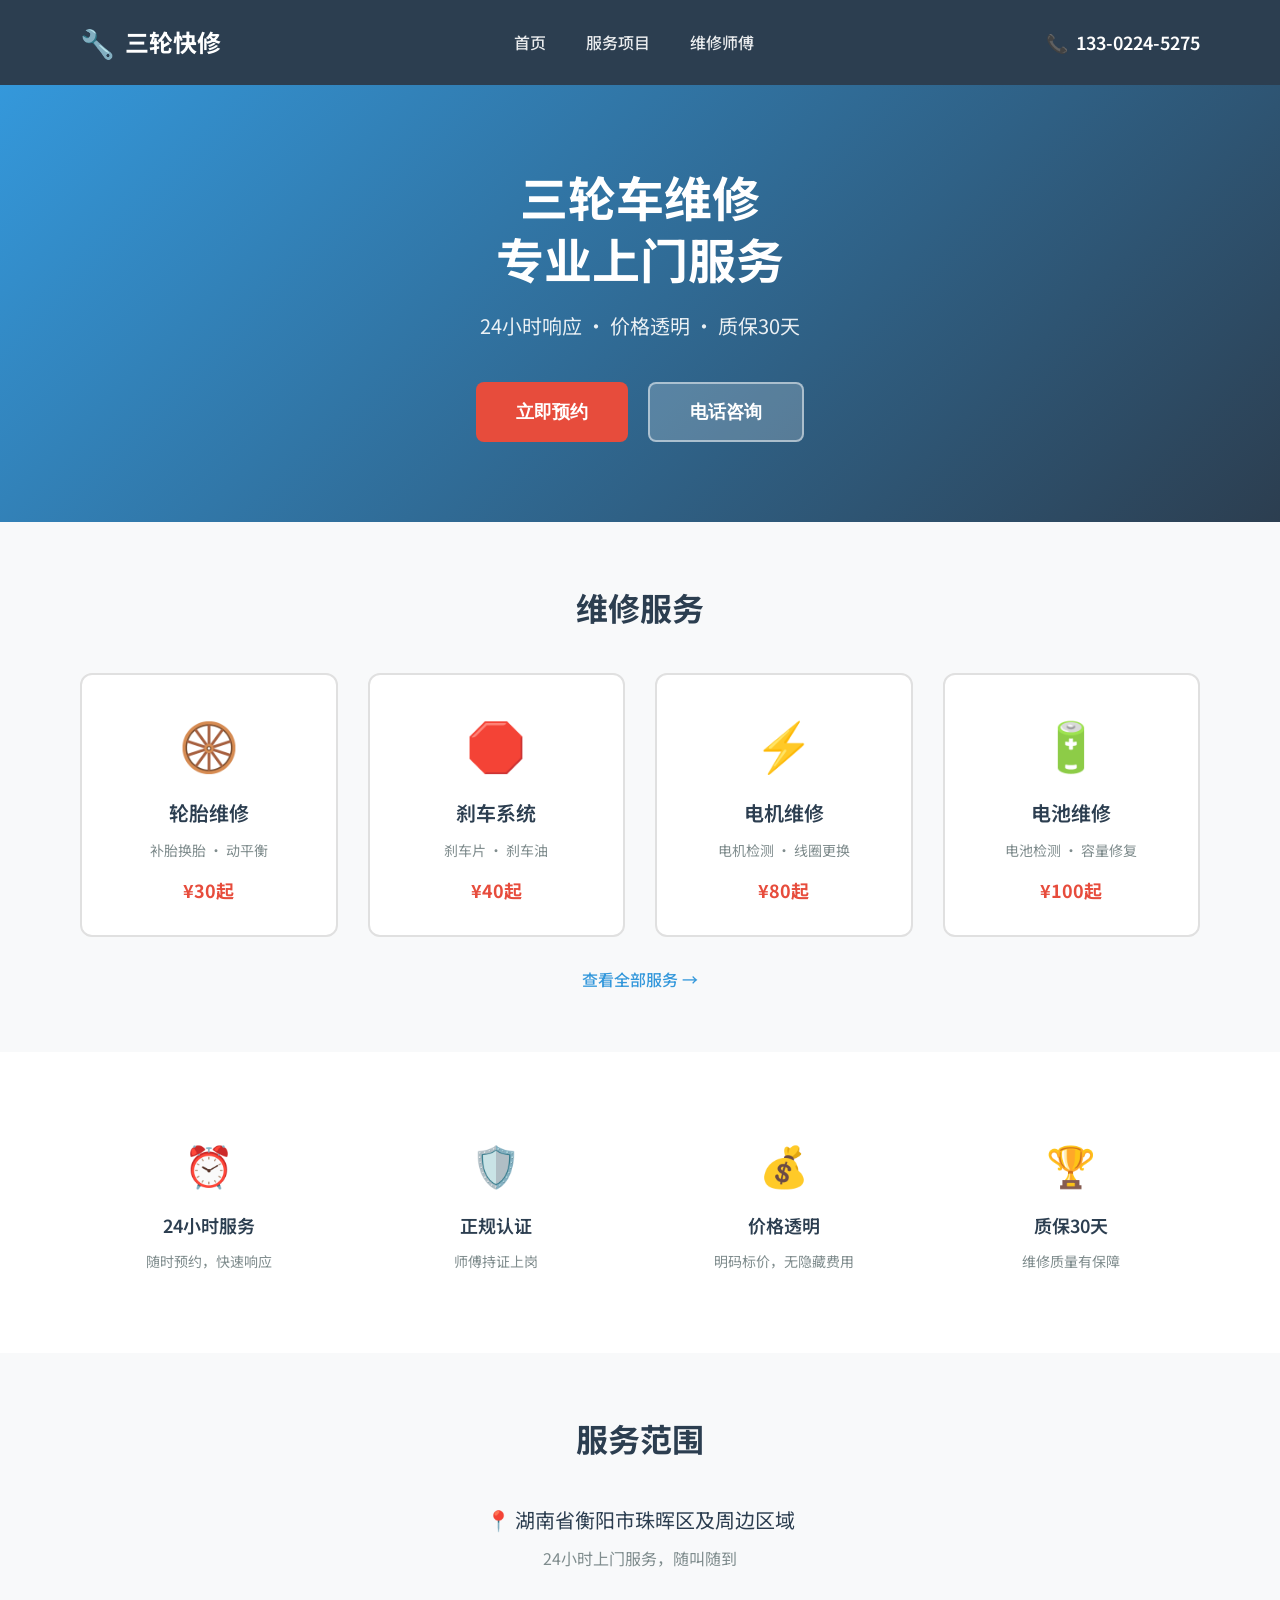
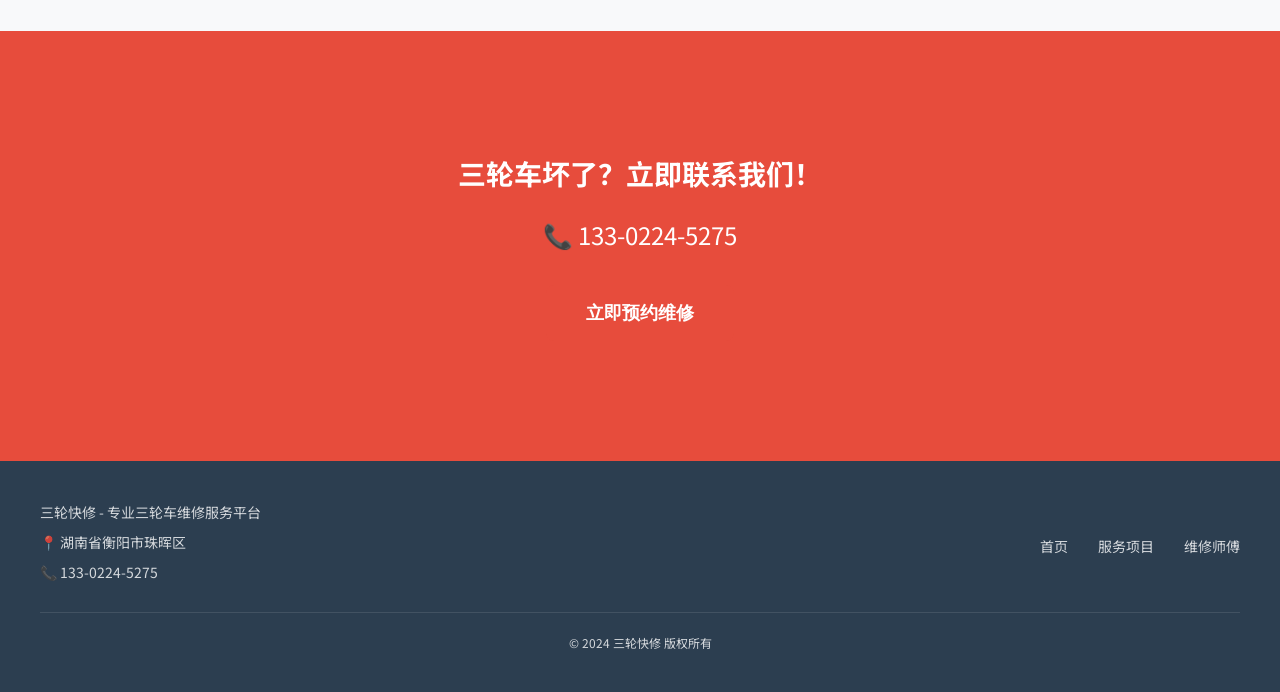
<file: index.html>
<!DOCTYPE html>
<html lang="zh-CN">
<head>
    <meta charset="UTF-8">
    <meta name="viewport" content="width=device-width, initial-scale=1.0">
    <title>三轮快修 - 专业三轮车维修服务平台</title>
    <link rel="stylesheet" href="style.css">
    <link href="https://fonts.googleapis.com/css2?family=Noto+Sans+SC:wght@400;500;700&display=swap" rel="stylesheet">
</head>
<body>
    <header class="header">
        <div class="header-content">
            <div class="logo">
                <span class="logo-icon">🔧</span>
                <span class="logo-text">三轮快修</span>
            </div>
            <nav class="nav">
                <a href="index.html">首页</a>
                <a href="services.html">服务项目</a>
                <a href="technicians.html">维修师傅</a>
            </nav>
            <div class="header-phone">
                <span>📞</span>
                <span>133-0224-5275</span>
            </div>
        </div>
    </header>

    <section class="hero-simple">
        <div class="hero-content-simple">
            <h1>三轮车维修<br>专业上门服务</h1>
            <p class="hero-desc">24小时响应 · 价格透明 · 质保30天</p>
            <div class="hero-buttons-simple">
                <button class="btn-primary-large" onclick="showBooking()">立即预约</button>
                <button class="btn-phone-large" onclick="showPhone()">电话咨询</button>
            </div>
        </div>
    </section>

    <section class="services-simple">
        <div class="section-container">
            <h2 class="section-title">维修服务</h2>
            <div class="services-grid-simple">
                <div class="service-item" onclick="bookService('轮胎维修')">
                    <span class="service-icon-large">🛞</span>
                    <h3>轮胎维修</h3>
                    <p>补胎换胎 · 动平衡</p>
                    <span class="service-price-simple">¥30起</span>
                </div>
                <div class="service-item" onclick="bookService('刹车系统')">
                    <span class="service-icon-large">🛑</span>
                    <h3>刹车系统</h3>
                    <p>刹车片 · 刹车油</p>
                    <span class="service-price-simple">¥40起</span>
                </div>
                <div class="service-item" onclick="bookService('电机维修')">
                    <span class="service-icon-large">⚡</span>
                    <h3>电机维修</h3>
                    <p>电机检测 · 线圈更换</p>
                    <span class="service-price-simple">¥80起</span>
                </div>
                <div class="service-item" onclick="bookService('电池维修')">
                    <span class="service-icon-large">🔋</span>
                    <h3>电池维修</h3>
                    <p>电池检测 · 容量修复</p>
                    <span class="service-price-simple">¥100起</span>
                </div>
            </div>
            <a href="services.html" class="view-more">查看全部服务 →</a>
        </div>
    </section>

    <section class="features-simple">
        <div class="section-container">
            <div class="features-grid">
                <div class="feature-box">
                    <span class="feature-icon-large">⏰</span>
                    <h3>24小时服务</h3>
                    <p>随时预约，快速响应</p>
                </div>
                <div class="feature-box">
                    <span class="feature-icon-large">🛡️</span>
                    <h3>正规认证</h3>
                    <p>师傅持证上岗</p>
                </div>
                <div class="feature-box">
                    <span class="feature-icon-large">💰</span>
                    <h3>价格透明</h3>
                    <p>明码标价，无隐藏费用</p>
                </div>
                <div class="feature-box">
                    <span class="feature-icon-large">🏆</span>
                    <h3>质保30天</h3>
                    <p>维修质量有保障</p>
                </div>
            </div>
        </div>
    </section>

    <section class="location-simple">
        <div class="section-container">
            <h2 class="section-title">服务范围</h2>
            <p class="location-desc">📍 湖南省衡阳市珠晖区及周边区域</p>
            <p class="location-note">24小时上门服务，随叫随到</p>
        </div>
    </section>

    <section class="cta-simple">
        <div class="section-container">
            <h2>三轮车坏了？立即联系我们！</h2>
            <p class="cta-phone">📞 133-0224-5275</p>
            <button class="btn-primary-large" onclick="showBooking()">立即预约维修</button>
        </div>
    </section>

    <footer class="footer-simple">
        <div class="footer-content-simple">
            <div class="footer-info">
                <p>三轮快修 - 专业三轮车维修服务平台</p>
                <p>📍 湖南省衡阳市珠晖区</p>
                <p>📞 133-0224-5275</p>
            </div>
            <div class="footer-links">
                <a href="index.html">首页</a>
                <a href="services.html">服务项目</a>
                <a href="technicians.html">维修师傅</a>
            </div>
        </div>
        <div class="footer-bottom-simple">
            <p>© 2024 三轮快修 版权所有</p>
        </div>
    </footer>

    <div class="modal" id="bookingModal">
        <div class="modal-content-simple">
            <span class="modal-close" onclick="closeModal('bookingModal')">×</span>
            <h2>预约维修</h2>
            <form id="bookingForm" onsubmit="submitBooking(event)">
                <div class="form-row">
                    <label>姓名 *</label>
                    <input type="text" name="name" required placeholder="请输入姓名">
                </div>
                <div class="form-row">
                    <label>电话 *</label>
                    <input type="tel" name="phone" required placeholder="请输入手机号">
                </div>
                <div class="form-row">
                    <label>地址 *</label>
                    <input type="text" name="address" required placeholder="请输入详细地址">
                </div>
                <div class="form-row">
                    <label>维修项目 *</label>
                    <select name="service" id="serviceSelect" required>
                        <option value="">请选择</option>
                        <option value="轮胎维修">轮胎维修</option>
                        <option value="刹车系统">刹车系统</option>
                        <option value="电机维修">电机维修</option>
                        <option value="电池维修">电池维修</option>
                        <option value="其他">其他故障</option>
                    </select>
                </div>
                <div class="form-row">
                    <label>故障描述</label>
                    <textarea name="description" rows="2" placeholder="请描述故障"></textarea>
                </div>
                <button type="submit" class="btn-submit">提交预约</button>
            </form>
        </div>
    </div>

    <div class="modal" id="phoneModal">
        <div class="modal-content-simple">
            <span class="modal-close" onclick="closeModal('phoneModal')">×</span>
            <h2>联系电话</h2>
            <div class="phone-display">133-0224-5275</div>
            <p class="phone-note">24小时服务热线</p>
            <button class="btn-call" onclick="window.location.href='tel:13302245275'">立即拨打</button>
        </div>
    </div>

    <div class="modal" id="successModal">
        <div class="modal-content-simple">
            <span class="modal-close" onclick="closeModal('successModal')">×</span>
            <div class="success-icon-simple">✓</div>
            <h2>预约成功！</h2>
            <p>师傅将尽快联系您</p>
            <button class="btn-close" onclick="closeModal('successModal')">确定</button>
        </div>
    </div>

    <script src="script.js"></script>
</body>
</html>
</file>
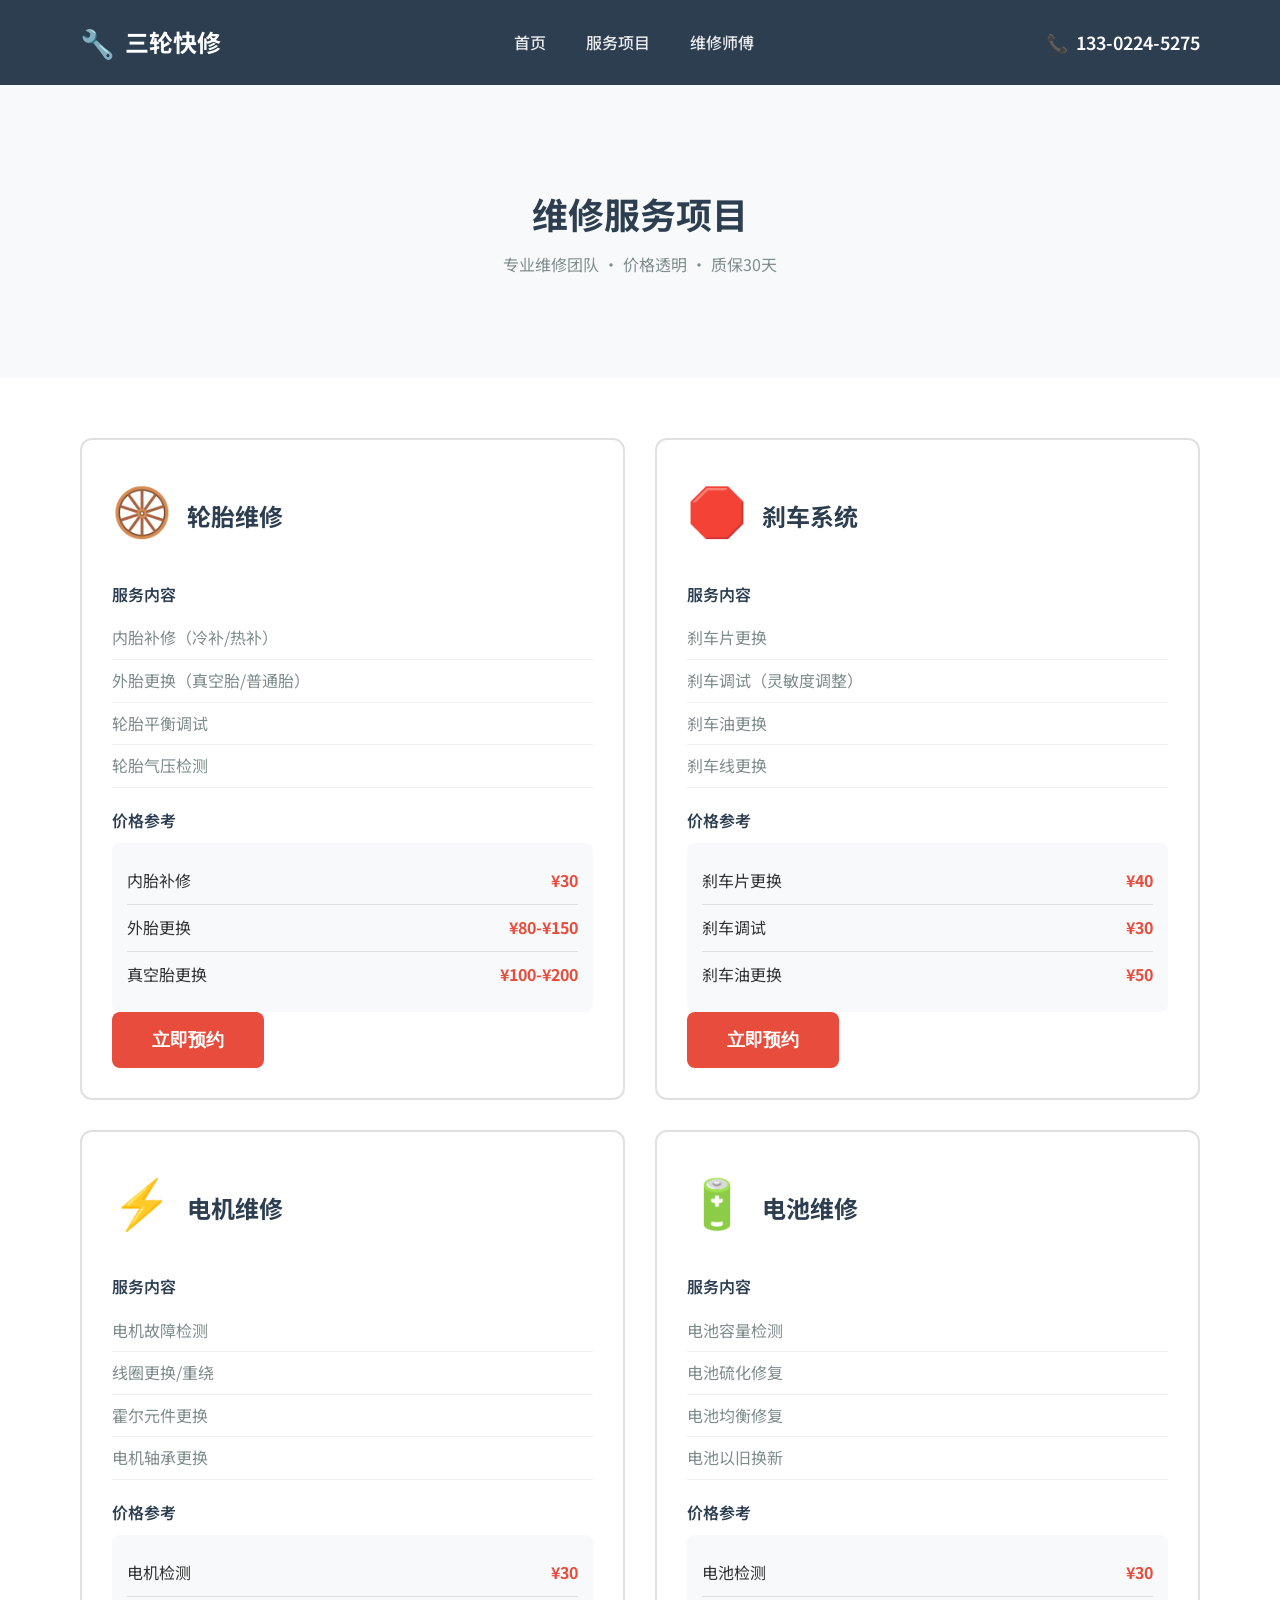
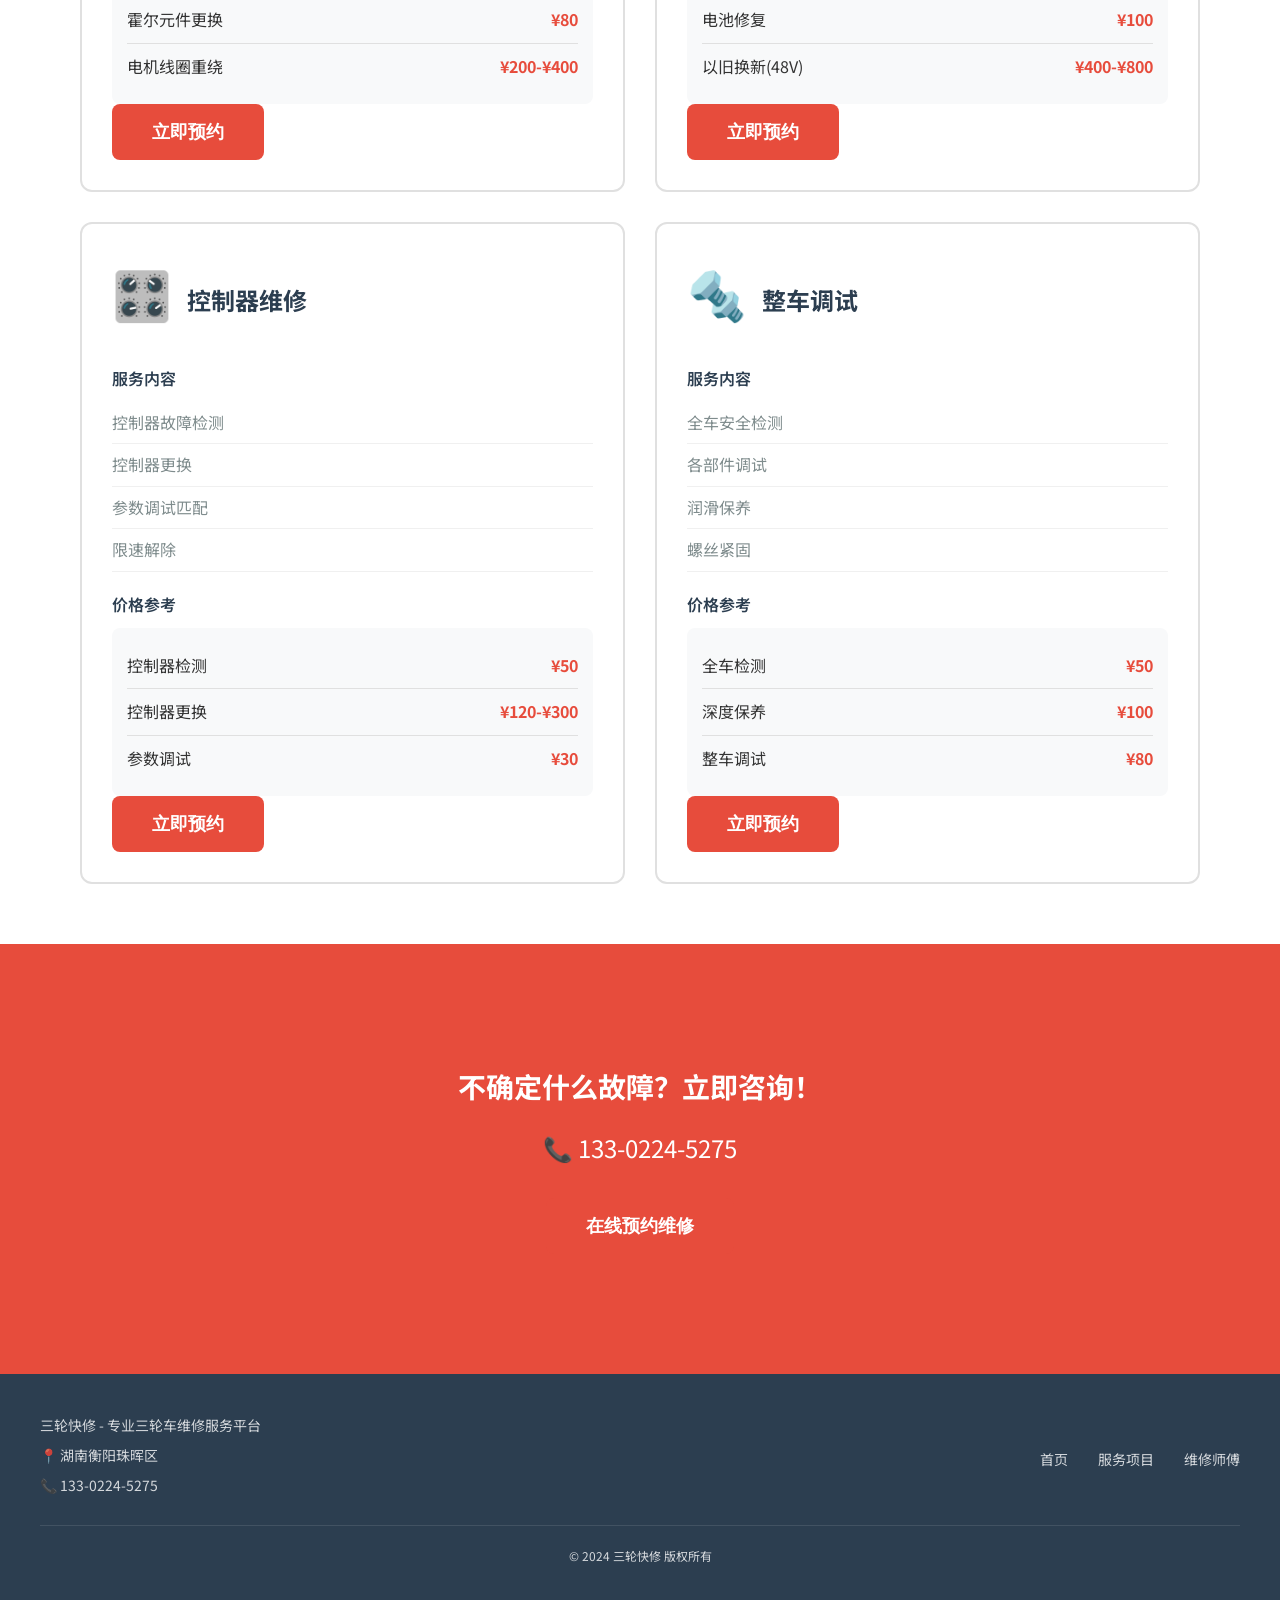
<file: services.html>
<!DOCTYPE html>
<html lang="zh-CN">
<head>
    <meta charset="UTF-8">
    <meta name="viewport" content="width=device-width, initial-scale=1.0">
    <title>维修服务 - 三轮快修</title>
    <link rel="stylesheet" href="style.css">
    <link href="https://fonts.googleapis.com/css2?family=Noto+Sans+SC:wght@400;500;700&display=swap" rel="stylesheet">
</head>
<body>
    <header class="header">
        <div class="header-content">
            <div class="logo">
                <span class="logo-icon">🔧</span>
                <span class="logo-text">三轮快修</span>
            </div>
            <nav class="nav">
                <a href="index.html">首页</a>
                <a href="services.html">服务项目</a>
                <a href="technicians.html">维修师傅</a>
            </nav>
            <div class="header-phone">
                <span>📞</span>
                <span>133-0224-5275</span>
            </div>
        </div>
    </header>

    <section class="page-hero">
        <div class="section-container">
            <h1 class="page-title">维修服务项目</h1>
            <p class="page-desc">专业维修团队 · 价格透明 · 质保30天</p>
        </div>
    </section>

    <section class="services-detail">
        <div class="section-container">
            <div class="service-detail-grid">
                <div class="service-detail-card">
                    <div class="service-detail-header">
                        <span class="service-icon-large">🛞</span>
                        <h2>轮胎维修</h2>
                    </div>
                    <div class="service-detail-body">
                        <h3>服务内容</h3>
                        <ul>
                            <li>内胎补修（冷补/热补）</li>
                            <li>外胎更换（真空胎/普通胎）</li>
                            <li>轮胎平衡调试</li>
                            <li>轮胎气压检测</li>
                        </ul>
                        <h3>价格参考</h3>
                        <div class="price-table">
                            <div class="price-row">
                                <span>内胎补修</span>
                                <span class="price">¥30</span>
                            </div>
                            <div class="price-row">
                                <span>外胎更换</span>
                                <span class="price">¥80-¥150</span>
                            </div>
                            <div class="price-row">
                                <span>真空胎更换</span>
                                <span class="price">¥100-¥200</span>
                            </div>
                        </div>
                    </div>
                    <button class="btn-primary-large" onclick="bookService('轮胎维修')">立即预约</button>
                </div>

                <div class="service-detail-card">
                    <div class="service-detail-header">
                        <span class="service-icon-large">🛑</span>
                        <h2>刹车系统</h2>
                    </div>
                    <div class="service-detail-body">
                        <h3>服务内容</h3>
                        <ul>
                            <li>刹车片更换</li>
                            <li>刹车调试（灵敏度调整）</li>
                            <li>刹车油更换</li>
                            <li>刹车线更换</li>
                        </ul>
                        <h3>价格参考</h3>
                        <div class="price-table">
                            <div class="price-row">
                                <span>刹车片更换</span>
                                <span class="price">¥40</span>
                            </div>
                            <div class="price-row">
                                <span>刹车调试</span>
                                <span class="price">¥30</span>
                            </div>
                            <div class="price-row">
                                <span>刹车油更换</span>
                                <span class="price">¥50</span>
                            </div>
                        </div>
                    </div>
                    <button class="btn-primary-large" onclick="bookService('刹车系统')">立即预约</button>
                </div>

                <div class="service-detail-card">
                    <div class="service-detail-header">
                        <span class="service-icon-large">⚡</span>
                        <h2>电机维修</h2>
                    </div>
                    <div class="service-detail-body">
                        <h3>服务内容</h3>
                        <ul>
                            <li>电机故障检测</li>
                            <li>线圈更换/重绕</li>
                            <li>霍尔元件更换</li>
                            <li>电机轴承更换</li>
                        </ul>
                        <h3>价格参考</h3>
                        <div class="price-table">
                            <div class="price-row">
                                <span>电机检测</span>
                                <span class="price">¥30</span>
                            </div>
                            <div class="price-row">
                                <span>霍尔元件更换</span>
                                <span class="price">¥80</span>
                            </div>
                            <div class="price-row">
                                <span>电机线圈重绕</span>
                                <span class="price">¥200-¥400</span>
                            </div>
                        </div>
                    </div>
                    <button class="btn-primary-large" onclick="bookService('电机维修')">立即预约</button>
                </div>

                <div class="service-detail-card">
                    <div class="service-detail-header">
                        <span class="service-icon-large">🔋</span>
                        <h2>电池维修</h2>
                    </div>
                    <div class="service-detail-body">
                        <h3>服务内容</h3>
                        <ul>
                            <li>电池容量检测</li>
                            <li>电池硫化修复</li>
                            <li>电池均衡修复</li>
                            <li>电池以旧换新</li>
                        </ul>
                        <h3>价格参考</h3>
                        <div class="price-table">
                            <div class="price-row">
                                <span>电池检测</span>
                                <span class="price">¥30</span>
                            </div>
                            <div class="price-row">
                                <span>电池修复</span>
                                <span class="price">¥100</span>
                            </div>
                            <div class="price-row">
                                <span>以旧换新(48V)</span>
                                <span class="price">¥400-¥800</span>
                            </div>
                        </div>
                    </div>
                    <button class="btn-primary-large" onclick="bookService('电池维修')">立即预约</button>
                </div>

                <div class="service-detail-card">
                    <div class="service-detail-header">
                        <span class="service-icon-large">🎛️</span>
                        <h2>控制器维修</h2>
                    </div>
                    <div class="service-detail-body">
                        <h3>服务内容</h3>
                        <ul>
                            <li>控制器故障检测</li>
                            <li>控制器更换</li>
                            <li>参数调试匹配</li>
                            <li>限速解除</li>
                        </ul>
                        <h3>价格参考</h3>
                        <div class="price-table">
                            <div class="price-row">
                                <span>控制器检测</span>
                                <span class="price">¥50</span>
                            </div>
                            <div class="price-row">
                                <span>控制器更换</span>
                                <span class="price">¥120-¥300</span>
                            </div>
                            <div class="price-row">
                                <span>参数调试</span>
                                <span class="price">¥30</span>
                            </div>
                        </div>
                    </div>
                    <button class="btn-primary-large" onclick="bookService('控制器维修')">立即预约</button>
                </div>

                <div class="service-detail-card">
                    <div class="service-detail-header">
                        <span class="service-icon-large">🔩</span>
                        <h2>整车调试</h2>
                    </div>
                    <div class="service-detail-body">
                        <h3>服务内容</h3>
                        <ul>
                            <li>全车安全检测</li>
                            <li>各部件调试</li>
                            <li>润滑保养</li>
                            <li>螺丝紧固</li>
                        </ul>
                        <h3>价格参考</h3>
                        <div class="price-table">
                            <div class="price-row">
                                <span>全车检测</span>
                                <span class="price">¥50</span>
                            </div>
                            <div class="price-row">
                                <span>深度保养</span>
                                <span class="price">¥100</span>
                            </div>
                            <div class="price-row">
                                <span>整车调试</span>
                                <span class="price">¥80</span>
                            </div>
                        </div>
                    </div>
                    <button class="btn-primary-large" onclick="bookService('整车调试')">立即预约</button>
                </div>
            </div>
        </div>
    </section>

    <section class="cta-simple">
        <div class="section-container">
            <h2>不确定什么故障？立即咨询！</h2>
            <p class="cta-phone">📞 133-0224-5275</p>
            <button class="btn-primary-large" onclick="showBooking()">在线预约维修</button>
        </div>
    </section>

    <footer class="footer-simple">
        <div class="footer-content-simple">
            <div class="footer-info">
                <p>三轮快修 - 专业三轮车维修服务平台</p>
                <p>📍 湖南衡阳珠晖区</p>
                <p>📞 133-0224-5275</p>
            </div>
            <div class="footer-links">
                <a href="index.html">首页</a>
                <a href="services.html">服务项目</a>
                <a href="technicians.html">维修师傅</a>
            </div>
        </div>
        <div class="footer-bottom-simple">
            <p>© 2024 三轮快修 版权所有</p>
        </div>
    </footer>

    <div class="modal" id="bookingModal">
        <div class="modal-content-simple">
            <span class="modal-close" onclick="closeModal('bookingModal')">×</span>
            <h2>预约维修</h2>
            <form id="bookingForm" onsubmit="submitBooking(event)">
                <div class="form-row">
                    <label>姓名 *</label>
                    <input type="text" name="name" required placeholder="请输入姓名">
                </div>
                <div class="form-row">
                    <label>电话 *</label>
                    <input type="tel" name="phone" required placeholder="请输入手机号">
                </div>
                <div class="form-row">
                    <label>地址 *</label>
                    <input type="text" name="address" required placeholder="请输入详细地址">
                </div>
                <div class="form-row">
                    <label>维修项目 *</label>
                    <select name="service" id="serviceSelect" required>
                        <option value="">请选择</option>
                        <option value="轮胎维修">轮胎维修</option>
                        <option value="刹车系统">刹车系统</option>
                        <option value="电机维修">电机维修</option>
                        <option value="电池维修">电池维修</option>
                        <option value="控制器维修">控制器维修</option>
                        <option value="整车调试">整车调试</option>
                        <option value="其他">其他故障</option>
                    </select>
                </div>
                <div class="form-row">
                    <label>故障描述</label>
                    <textarea name="description" rows="2" placeholder="请描述故障"></textarea>
                </div>
                <button type="submit" class="btn-submit">提交预约</button>
            </form>
        </div>
    </div>

    <div class="modal" id="phoneModal">
        <div class="modal-content-simple">
            <span class="modal-close" onclick="closeModal('phoneModal')">×</span>
            <h2>联系电话</h2>
            <div class="phone-display">133-0224-5275</div>
            <p class="phone-note">24小时服务热线</p>
            <button class="btn-call" onclick="window.location.href='tel:13302245275'">立即拨打</button>
        </div>
    </div>

    <div class="modal" id="successModal">
        <div class="modal-content-simple">
            <span class="modal-close" onclick="closeModal('successModal')">×</span>
            <div class="success-icon-simple">✓</div>
            <h2>预约成功！</h2>
            <p>师傅将尽快联系您</p>
            <button class="btn-close" onclick="closeModal('successModal')">确定</button>
        </div>
    </div>

    <style>
        .page-hero {
            background: #f8f9fa;
            padding: 40px 0;
        }
        
        .page-title {
            font-size: 36px;
            font-weight: 700;
            color: #2c3e50;
            text-align: center;
            margin-bottom: 10px;
        }
        
        .page-desc {
            font-size: 16px;
            color: #7f8c8d;
            text-align: center;
        }
        
        .services-detail {
            background: #fff;
        }
        
        .service-detail-grid {
            display: grid;
            grid-template-columns: repeat(2, 1fr);
            gap: 30px;
        }
        
        .service-detail-card {
            background: #fff;
            border: 2px solid #e0e0e0;
            border-radius: 12px;
            padding: 30px;
        }
        
        .service-detail-header {
            display: flex;
            align-items: center;
            gap: 15px;
            margin-bottom: 20px;
        }
        
        .service-detail-header h2 {
            font-size: 24px;
            font-weight: 700;
            color: #2c3e50;
        }
        
        .service-detail-body h3 {
            font-size: 16px;
            font-weight: 600;
            color: #2c3e50;
            margin-bottom: 10px;
            margin-top: 20px;
        }
        
        .service-detail-body ul {
            list-style: none;
            padding-left: 0;
        }
        
        .service-detail-body ul li {
            padding: 8px 0;
            color: #7f8c8d;
            border-bottom: 1px solid #f0f0f0;
        }
        
        .price-table {
            background: #f8f9fa;
            border-radius: 8px;
            padding: 15px;
        }
        
        .price-row {
            display: flex;
            justify-content: space-between;
            padding: 10px 0;
            border-bottom: 1px solid #e0e0e0;
        }
        
        .price-row:last-child {
            border-bottom: none;
        }
        
        .price {
            font-weight: 700;
            color: #e74c3c;
        }
        
        @media (max-width: 768px) {
            .service-detail-grid {
                grid-template-columns: 1fr;
            }
        }
    </style>

    <script src="script.js"></script>
</body>
</html>
</file>
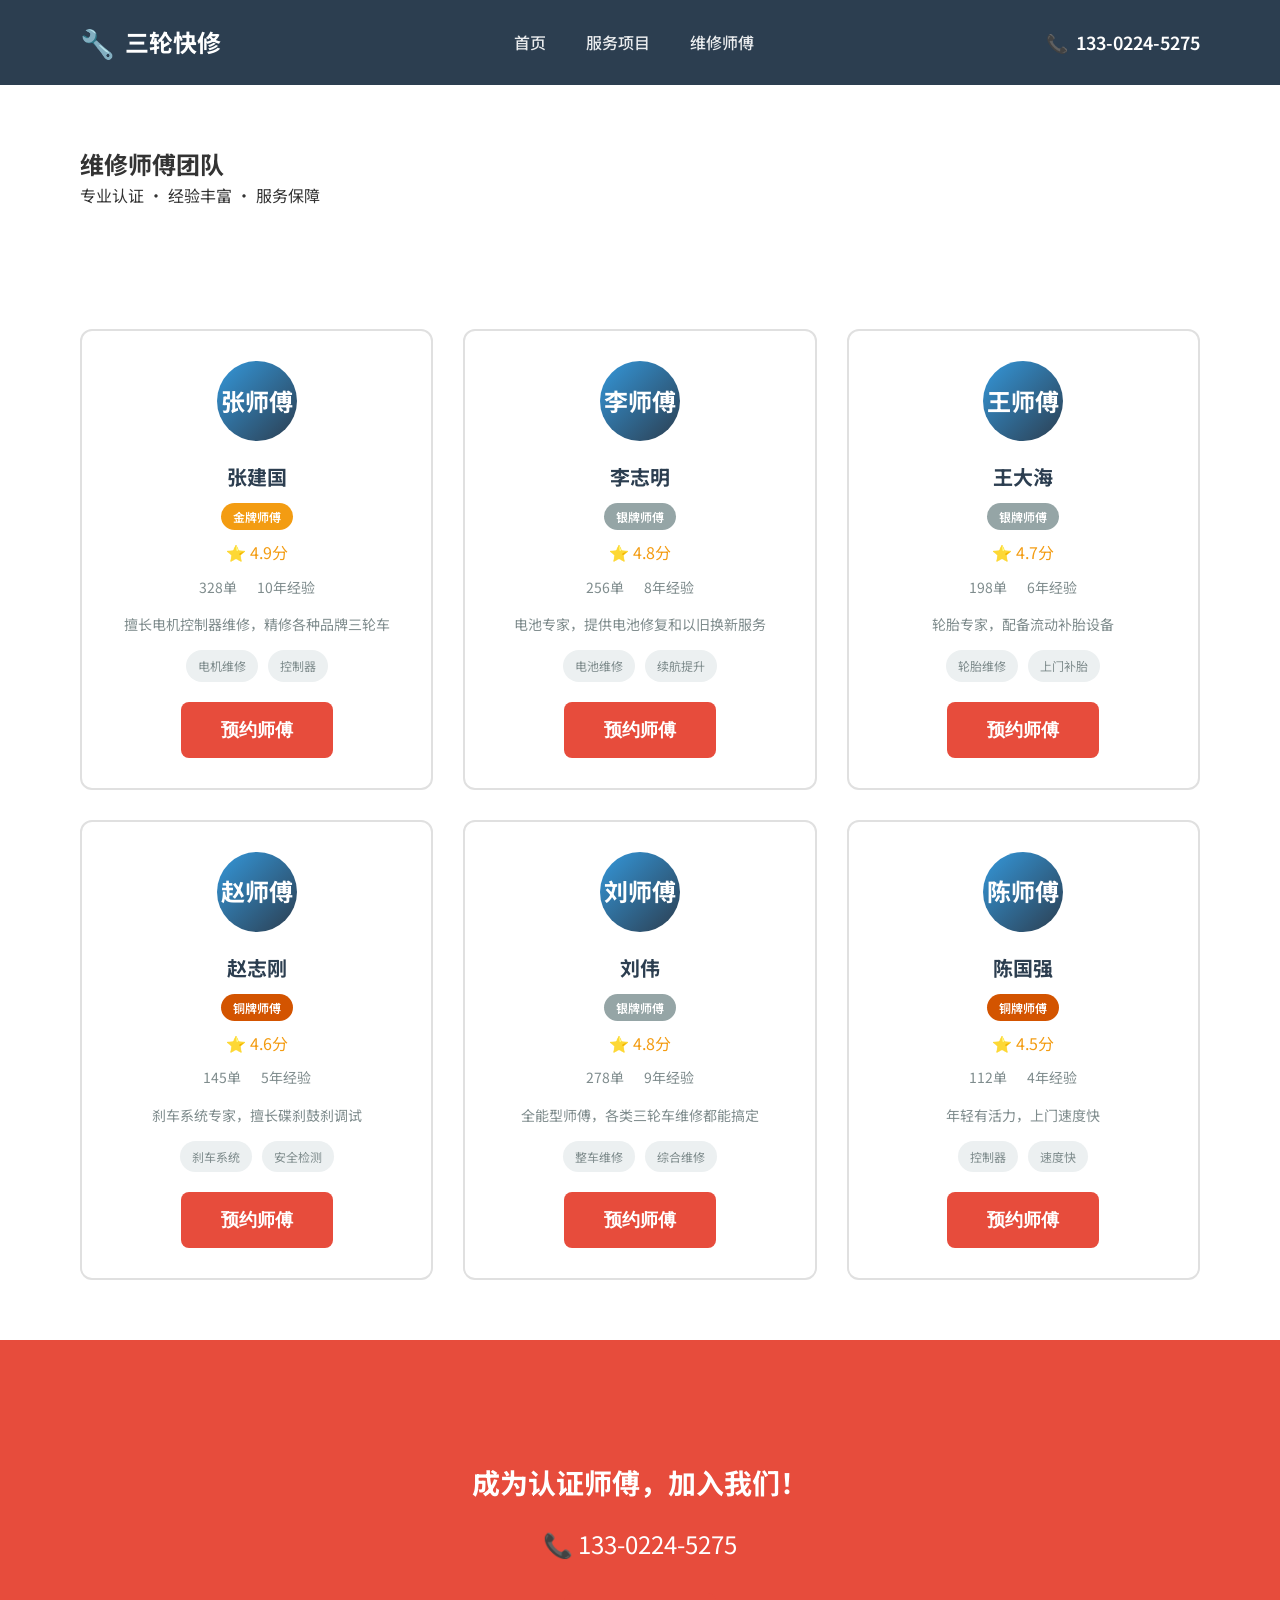
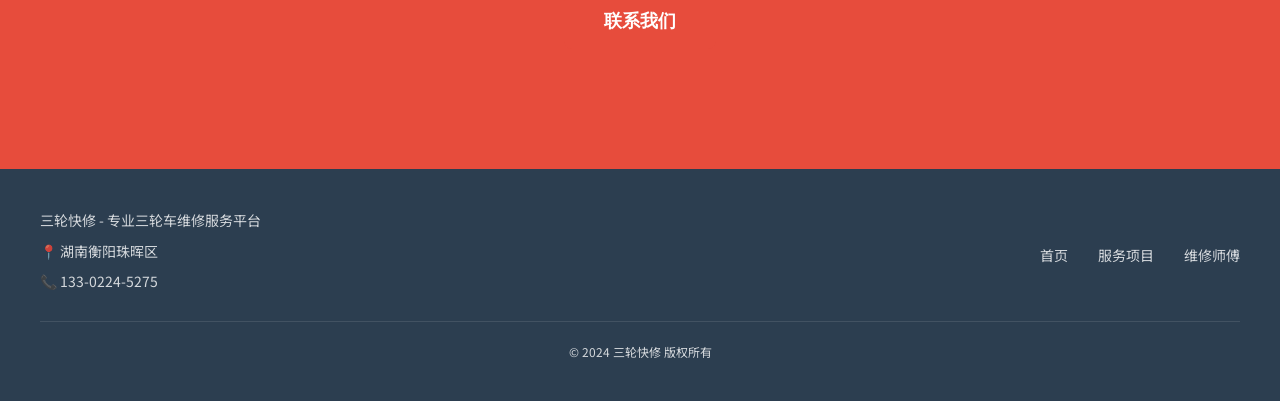
<file: technicians.html>
<!DOCTYPE html>
<html lang="zh-CN">
<head>
    <meta charset="UTF-8">
    <meta name="viewport" content="width=device-width, initial-scale=1.0">
    <title>维修师傅 - 三轮快修</title>
    <link rel="stylesheet" href="style.css">
    <link href="https://fonts.googleapis.com/css2?family=Noto+Sans+SC:wght@400;500;700&display=swap" rel="stylesheet">
</head>
<body>
    <header class="header">
        <div class="header-content">
            <div class="logo">
                <span class="logo-icon">🔧</span>
                <span class="logo-text">三轮快修</span>
            </div>
            <nav class="nav">
                <a href="index.html">首页</a>
                <a href="services.html">服务项目</a>
                <a href="technicians.html">维修师傅</a>
            </nav>
            <div class="header-phone">
                <span>📞</span>
                <span>133-0224-5275</span>
            </div>
        </div>
    </header>

    <section class="page-hero">
        <div class="section-container">
            <h1 class="page-title">维修师傅团队</h1>
            <p class="page-desc">专业认证 · 经验丰富 · 服务保障</p>
        </div>
    </section>

    <section class="technicians-section">
        <div class="section-container">
            <div class="tech-grid">
                <div class="tech-card">
                    <div class="tech-avatar">张师傅</div>
                    <div class="tech-info">
                        <h2>张建国</h2>
                        <span class="tech-badge">金牌师傅</span>
                        <div class="tech-rating">⭐ 4.9分</div>
                        <div class="tech-stats">
                            <span>328单</span>
                            <span>10年经验</span>
                        </div>
                        <p class="tech-desc">擅长电机控制器维修，精修各种品牌三轮车</p>
                        <div class="tech-skills">
                            <span>电机维修</span>
                            <span>控制器</span>
                        </div>
                    </div>
                    <button class="btn-primary-large" onclick="bookTech('张建国')">预约师傅</button>
                </div>

                <div class="tech-card">
                    <div class="tech-avatar">李师傅</div>
                    <div class="tech-info">
                        <h2>李志明</h2>
                        <span class="tech-badge silver">银牌师傅</span>
                        <div class="tech-rating">⭐ 4.8分</div>
                        <div class="tech-stats">
                            <span>256单</span>
                            <span>8年经验</span>
                        </div>
                        <p class="tech-desc">电池专家，提供电池修复和以旧换新服务</p>
                        <div class="tech-skills">
                            <span>电池维修</span>
                            <span>续航提升</span>
                        </div>
                    </div>
                    <button class="btn-primary-large" onclick="bookTech('李志明')">预约师傅</button>
                </div>

                <div class="tech-card">
                    <div class="tech-avatar">王师傅</div>
                    <div class="tech-info">
                        <h2>王大海</h2>
                        <span class="tech-badge silver">银牌师傅</span>
                        <div class="tech-rating">⭐ 4.7分</div>
                        <div class="tech-stats">
                            <span>198单</span>
                            <span>6年经验</span>
                        </div>
                        <p class="tech-desc">轮胎专家，配备流动补胎设备</p>
                        <div class="tech-skills">
                            <span>轮胎维修</span>
                            <span>上门补胎</span>
                        </div>
                    </div>
                    <button class="btn-primary-large" onclick="bookTech('王大海')">预约师傅</button>
                </div>

                <div class="tech-card">
                    <div class="tech-avatar">赵师傅</div>
                    <div class="tech-info">
                        <h2>赵志刚</h2>
                        <span class="tech-badge bronze">铜牌师傅</span>
                        <div class="tech-rating">⭐ 4.6分</div>
                        <div class="tech-stats">
                            <span>145单</span>
                            <span>5年经验</span>
                        </div>
                        <p class="tech-desc">刹车系统专家，擅长碟刹鼓刹调试</p>
                        <div class="tech-skills">
                            <span>刹车系统</span>
                            <span>安全检测</span>
                        </div>
                    </div>
                    <button class="btn-primary-large" onclick="bookTech('赵志刚')">预约师傅</button>
                </div>

                <div class="tech-card">
                    <div class="tech-avatar">刘师傅</div>
                    <div class="tech-info">
                        <h2>刘伟</h2>
                        <span class="tech-badge silver">银牌师傅</span>
                        <div class="tech-rating">⭐ 4.8分</div>
                        <div class="tech-stats">
                            <span>278单</span>
                            <span>9年经验</span>
                        </div>
                        <p class="tech-desc">全能型师傅，各类三轮车维修都能搞定</p>
                        <div class="tech-skills">
                            <span>整车维修</span>
                            <span>综合维修</span>
                        </div>
                    </div>
                    <button class="btn-primary-large" onclick="bookTech('刘伟')">预约师傅</button>
                </div>

                <div class="tech-card">
                    <div class="tech-avatar">陈师傅</div>
                    <div class="tech-info">
                        <h2>陈国强</h2>
                        <span class="tech-badge bronze">铜牌师傅</span>
                        <div class="tech-rating">⭐ 4.5分</div>
                        <div class="tech-stats">
                            <span>112单</span>
                            <span>4年经验</span>
                        </div>
                        <p class="tech-desc">年轻有活力，上门速度快</p>
                        <div class="tech-skills">
                            <span>控制器</span>
                            <span>速度快</span>
                        </div>
                    </div>
                    <button class="btn-primary-large" onclick="bookTech('陈国强')">预约师傅</button>
                </div>
            </div>
        </div>
    </section>

    <section class="cta-simple">
        <div class="section-container">
            <h2>成为认证师傅，加入我们！</h2>
            <p class="cta-phone">📞 133-0224-5275</p>
            <button class="btn-primary-large" onclick="showPhone()">联系我们</button>
        </div>
    </section>

    <footer class="footer-simple">
        <div class="footer-content-simple">
            <div class="footer-info">
                <p>三轮快修 - 专业三轮车维修服务平台</p>
                <p>📍 湖南衡阳珠晖区</p>
                <p>📞 133-0224-5275</p>
            </div>
            <div class="footer-links">
                <a href="index.html">首页</a>
                <a href="services.html">服务项目</a>
                <a href="technicians.html">维修师傅</a>
            </div>
        </div>
        <div class="footer-bottom-simple">
            <p>© 2024 三轮快修 版权所有</p>
        </div>
    </footer>

    <div class="modal" id="bookingModal">
        <div class="modal-content-simple">
            <span class="modal-close" onclick="closeModal('bookingModal')">×</span>
            <h2>预约维修</h2>
            <form id="bookingForm" onsubmit="submitBooking(event)">
                <div class="form-row">
                    <label>姓名 *</label>
                    <input type="text" name="name" required placeholder="请输入姓名">
                </div>
                <div class="form-row">
                    <label>电话 *</label>
                    <input type="tel" name="phone" required placeholder="请输入手机号">
                </div>
                <div class="form-row">
                    <label>地址 *</label>
                    <input type="text" name="address" required placeholder="请输入详细地址">
                </div>
                <div class="form-row">
                    <label>维修项目 *</label>
                    <select name="service" id="serviceSelect" required>
                        <option value="">请选择</option>
                        <option value="轮胎维修">轮胎维修</option>
                        <option value="刹车系统">刹车系统</option>
                        <option value="电机维修">电机维修</option>
                        <option value="电池维修">电池维修</option>
                        <option value="控制器维修">控制器维修</option>
                        <option value="整车调试">整车调试</option>
                        <option value="其他">其他故障</option>
                    </select>
                </div>
                <div class="form-row">
                    <label>故障描述</label>
                    <textarea name="description" rows="2" placeholder="请描述故障"></textarea>
                </div>
                <button type="submit" class="btn-submit">提交预约</button>
            </form>
        </div>
    </div>

    <div class="modal" id="phoneModal">
        <div class="modal-content-simple">
            <span class="modal-close" onclick="closeModal('phoneModal')">×</span>
            <h2>联系电话</h2>
            <div class="phone-display">133-0224-5275</div>
            <p class="phone-note">24小时服务热线</p>
            <button class="btn-call" onclick="window.location.href='tel:13302245275'">立即拨打</button>
        </div>
    </div>

    <div class="modal" id="successModal">
        <div class="modal-content-simple">
            <span class="modal-close" onclick="closeModal('successModal')">×</span>
            <div class="success-icon-simple">✓</div>
            <h2>预约成功！</h2>
            <p>师傅将尽快联系您</p>
            <button class="btn-close" onclick="closeModal('successModal')">确定</button>
        </div>
    </div>

    <style>
        .technicians-section {
            background: #fff;
        }
        
        .tech-grid {
            display: grid;
            grid-template-columns: repeat(3, 1fr);
            gap: 30px;
        }
        
        .tech-card {
            background: #fff;
            border: 2px solid #e0e0e0;
            border-radius: 12px;
            padding: 30px;
            text-align: center;
        }
        
        .tech-avatar {
            width: 80px;
            height: 80px;
            background: linear-gradient(135deg, #3498db, #2c3e50);
            border-radius: 50%;
            display: flex;
            align-items: center;
            justify-content: center;
            font-size: 24px;
            font-weight: 700;
            color: #fff;
            margin: 0 auto 20px;
        }
        
        .tech-info h2 {
            font-size: 20px;
            font-weight: 700;
            color: #2c3e50;
            margin-bottom: 10px;
        }
        
        .tech-badge {
            display: inline-block;
            background: #f39c12;
            color: #fff;
            padding: 4px 12px;
            border-radius: 20px;
            font-size: 12px;
            font-weight: 600;
            margin-bottom: 10px;
        }
        
        .tech-badge.silver {
            background: #95a5a6;
        }
        
        .tech-badge.bronze {
            background: #d35400;
        }
        
        .tech-rating {
            font-size: 16px;
            color: #f39c12;
            margin-bottom: 10px;
        }
        
        .tech-stats {
            display: flex;
            justify-content: center;
            gap: 20px;
            font-size: 14px;
            color: #7f8c8d;
            margin-bottom: 15px;
        }
        
        .tech-desc {
            font-size: 14px;
            color: #7f8c8d;
            margin-bottom: 15px;
            line-height: 1.6;
        }
        
        .tech-skills {
            display: flex;
            justify-content: center;
            gap: 10px;
            margin-bottom: 20px;
        }
        
        .tech-skills span {
            background: #ecf0f1;
            padding: 6px 12px;
            border-radius: 20px;
            font-size: 12px;
            color: #7f8c8d;
        }
        
        @media (max-width: 992px) {
            .tech-grid {
                grid-template-columns: repeat(2, 1fr);
            }
        }
        
        @media (max-width: 576px) {
            .tech-grid {
                grid-template-columns: 1fr;
            }
        }
    </style>

    <script src="script.js"></script>
    <script>
        function bookTech(name) {
            showBooking();
        }
    </script>
</body>
</html>
</file>
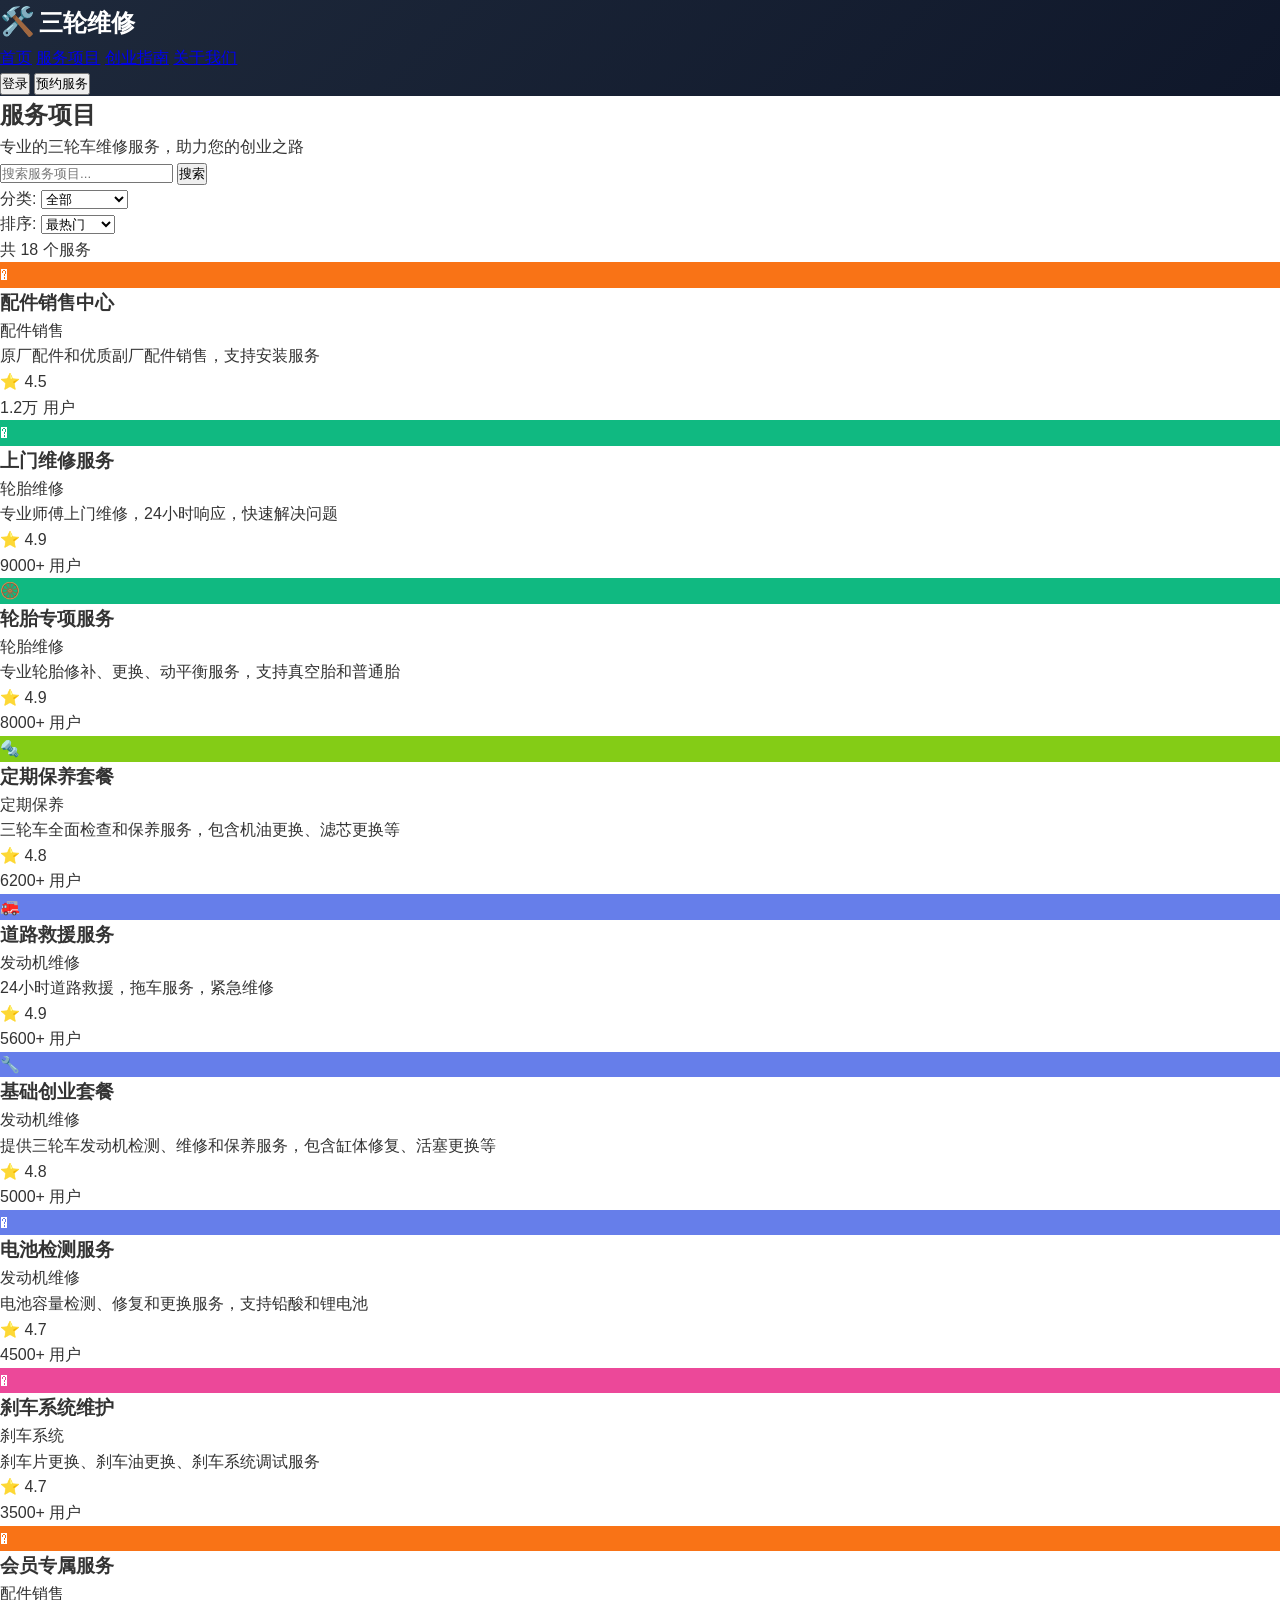
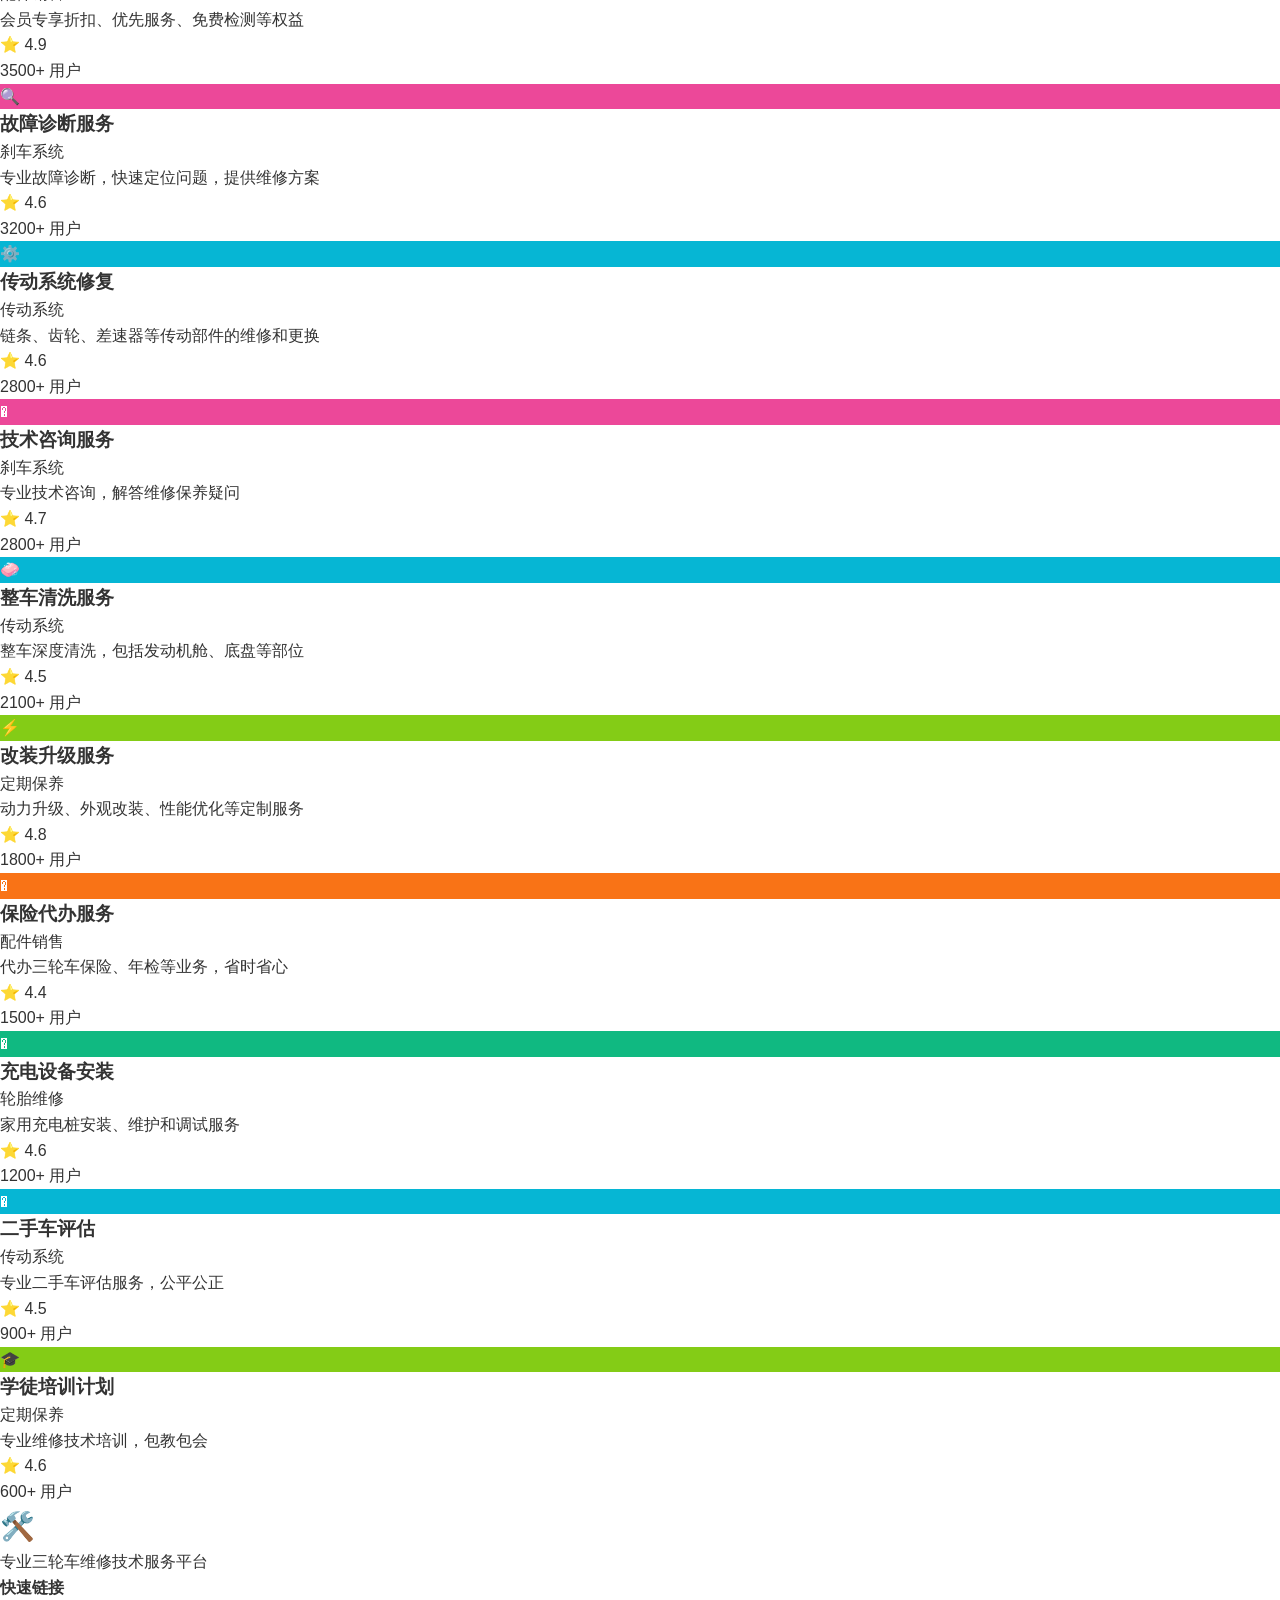
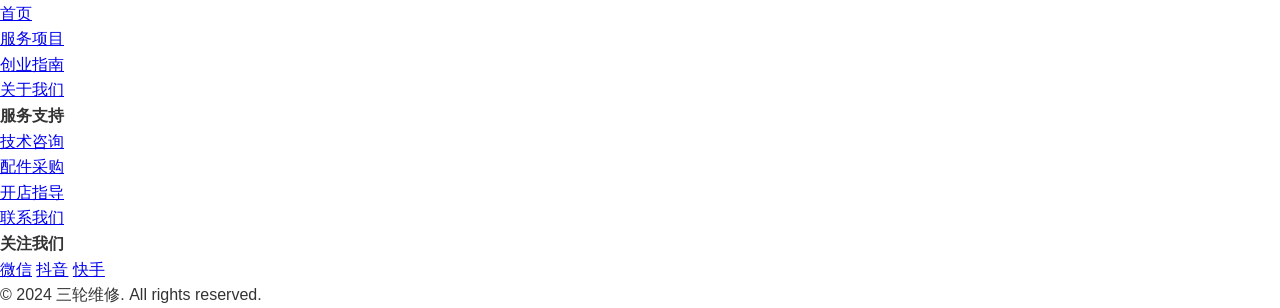
<file: tools.html>
<!DOCTYPE html>
<html lang="zh-CN">
<head>
    <meta charset="UTF-8">
    <meta name="viewport" content="width=device-width, initial-scale=1.0">
    <title>服务项目 - 三轮车维修创业</title>
    <link rel="stylesheet" href="style.css">
    <link href="https://fonts.googleapis.com/css2?family=Inter:wght@300;400;500;600;700&display=swap" rel="stylesheet">
</head>
<body>
    <nav class="navbar">
        <div class="container">
            <div class="nav-logo">
                <span class="logo-icon">🛠️</span>
                <span class="logo-text">三轮维修</span>
            </div>
            <div class="nav-links">
                <a href="index.html" class="nav-link">首页</a>
                <a href="tools.html" class="nav-link active">服务项目</a>
                <a href="#" class="nav-link">创业指南</a>
                <a href="#" class="nav-link">关于我们</a>
            </div>
            <div class="nav-actions">
                <button class="btn btn-secondary">登录</button>
                <button class="btn btn-primary">预约服务</button>
            </div>
        </div>
    </nav>

    <section class="tools-page">
        <div class="container">
            <div class="page-header">
                <h1>服务项目</h1>
                <p>专业的三轮车维修服务，助力您的创业之路</p>
            </div>

            <div class="search-bar">
                <input type="text" id="toolSearchInput" placeholder="搜索服务项目...">
                <button class="search-btn">搜索</button>
            </div>

            <div class="filter-bar">
                <div class="filter-row">
                    <div class="filter-group">
                        <label>分类:</label>
                        <select id="categoryFilter">
                            <option value="all">全部</option>
                            <option value="engine">发动机维修</option>
                            <option value="tire">轮胎服务</option>
                            <option value="battery">电池维护</option>
                            <option value="electric">电路检修</option>
                            <option value="brake">刹车系统</option>
                            <option value="transmission">传动系统</option>
                            <option value="maintenance">常规保养</option>
                            <option value="accessories">配件销售</option>
                        </select>
                    </div>
                    <div class="filter-group">
                        <label>排序:</label>
                        <select id="sortFilter">
                            <option value="popular">最热门</option>
                            <option value="newest">最新</option>
                            <option value="rating">评分最高</option>
                        </select>
                    </div>
                </div>
            </div>

            <div class="results-info">
                <span id="resultsCount">共 0 个服务</span>
            </div>

            <div class="tool-grid" id="toolsGrid">
            </div>
        </div>
    </section>

    <footer class="footer">
        <div class="container">
            <div class="footer-content">
                <div class="footer-section">
                    <div class="footer-logo">
                        <span class="logo-icon">🛠️</span>
                        <span class="logo-text">三轮维修</span>
                    </div>
                    <p>专业三轮车维修技术服务平台</p>
                </div>
                <div class="footer-section">
                    <h4>快速链接</h4>
                    <ul>
                        <li><a href="index.html">首页</a></li>
                        <li><a href="tools.html">服务项目</a></li>
                        <li><a href="#">创业指南</a></li>
                        <li><a href="#">关于我们</a></li>
                    </ul>
                </div>
                <div class="footer-section">
                    <h4>服务支持</h4>
                    <ul>
                        <li><a href="#">技术咨询</a></li>
                        <li><a href="#">配件采购</a></li>
                        <li><a href="#">开店指导</a></li>
                        <li><a href="#">联系我们</a></li>
                    </ul>
                </div>
                <div class="footer-section">
                    <h4>关注我们</h4>
                    <div class="social-links">
                        <a href="#" class="social-link">微信</a>
                        <a href="#" class="social-link">抖音</a>
                        <a href="#" class="social-link">快手</a>
                    </div>
                </div>
            </div>
            <div class="footer-bottom">
                <p>© 2024 三轮维修. All rights reserved.</p>
            </div>
        </div>
    </footer>

    <script src="data.js"></script>
    <script src="script.js"></script>
</body>
</html>
</file>
<file: style.css>
* {
    margin: 0;
    padding: 0;
    box-sizing: border-box;
}

body {
    font-family: 'Noto Sans SC', -apple-system, BlinkMacSystemFont, sans-serif;
    line-height: 1.6;
    color: #333;
    background: #fff;
}

.header {
    background: #2c3e50;
    padding: 20px 0;
    position: sticky;
    top: 0;
    z-index: 100;
}

.header-content {
    max-width: 1200px;
    margin: 0 auto;
    padding: 0 40px;
    display: flex;
    justify-content: space-between;
    align-items: center;
}

.logo {
    display: flex;
    align-items: center;
    gap: 10px;
}

.logo-icon {
    font-size: 28px;
}

.logo-text {
    font-size: 24px;
    font-weight: 700;
    color: #fff;
}

.nav {
    display: flex;
    gap: 40px;
}

.nav a {
    color: rgba(255, 255, 255, 0.9);
    text-decoration: none;
    font-weight: 500;
    font-size: 16px;
}

.nav a:hover {
    color: #3498db;
}

.header-phone {
    display: flex;
    align-items: center;
    gap: 8px;
    color: #fff;
    font-weight: 600;
    font-size: 18px;
}

.hero-simple {
    background: linear-gradient(135deg, #3498db 0%, #2c3e50 100%);
    padding: 80px 40px;
    text-align: center;
    color: #fff;
}

.hero-content-simple h1 {
    font-size: 48px;
    font-weight: 700;
    margin-bottom: 20px;
    line-height: 1.3;
}

.hero-desc {
    font-size: 20px;
    margin-bottom: 40px;
    opacity: 0.9;
}

.hero-buttons-simple {
    display: flex;
    gap: 20px;
    justify-content: center;
}

.btn-primary-large {
    background: #e74c3c;
    color: #fff;
    padding: 16px 40px;
    border: none;
    border-radius: 8px;
    font-size: 18px;
    font-weight: 600;
    cursor: pointer;
    transition: all 0.3s;
}

.btn-primary-large:hover {
    background: #c0392b;
    transform: translateY(-2px);
}

.btn-phone-large {
    background: rgba(255, 255, 255, 0.2);
    color: #fff;
    padding: 16px 40px;
    border: 2px solid rgba(255, 255, 255, 0.5);
    border-radius: 8px;
    font-size: 18px;
    font-weight: 600;
    cursor: pointer;
    transition: all 0.3s;
}

.btn-phone-large:hover {
    background: rgba(255, 255, 255, 0.3);
}

.section-container {
    max-width: 1200px;
    margin: 0 auto;
    padding: 60px 40px;
}

.section-title {
    font-size: 32px;
    font-weight: 700;
    text-align: center;
    margin-bottom: 40px;
    color: #2c3e50;
}

.services-simple {
    background: #f8f9fa;
}

.services-grid-simple {
    display: grid;
    grid-template-columns: repeat(4, 1fr);
    gap: 30px;
    margin-bottom: 30px;
}

.service-item {
    background: #fff;
    padding: 30px;
    border-radius: 12px;
    text-align: center;
    cursor: pointer;
    transition: all 0.3s;
    border: 2px solid #e0e0e0;
}

.service-item:hover {
    border-color: #3498db;
    transform: translateY(-4px);
    box-shadow: 0 8px 20px rgba(0, 0, 0, 0.1);
}

.service-icon-large {
    font-size: 48px;
    display: block;
    margin-bottom: 15px;
}

.service-item h3 {
    font-size: 20px;
    font-weight: 600;
    color: #2c3e50;
    margin-bottom: 10px;
}

.service-item p {
    font-size: 14px;
    color: #7f8c8d;
    margin-bottom: 15px;
}

.service-price-simple {
    font-size: 18px;
    font-weight: 700;
    color: #e74c3c;
}

.view-more {
    display: block;
    text-align: center;
    color: #3498db;
    font-size: 16px;
    font-weight: 500;
    text-decoration: none;
}

.view-more:hover {
    color: #2980b9;
}

.features-simple {
    background: #fff;
}

.features-grid {
    display: grid;
    grid-template-columns: repeat(4, 1fr);
    gap: 30px;
}

.feature-box {
    text-align: center;
    padding: 20px;
}

.feature-icon-large {
    font-size: 40px;
    display: block;
    margin-bottom: 15px;
}

.feature-box h3 {
    font-size: 18px;
    font-weight: 600;
    color: #2c3e50;
    margin-bottom: 10px;
}

.feature-box p {
    font-size: 14px;
    color: #7f8c8d;
}

.location-simple {
    background: #f8f9fa;
    text-align: center;
}

.location-desc {
    font-size: 20px;
    color: #2c3e50;
    margin-bottom: 10px;
}

.location-note {
    font-size: 16px;
    color: #7f8c8d;
}

.cta-simple {
    background: #e74c3c;
    color: #fff;
    text-align: center;
    padding: 60px 40px;
}

.cta-simple h2 {
    font-size: 28px;
    font-weight: 700;
    margin-bottom: 20px;
}

.cta-phone {
    font-size: 24px;
    margin-bottom: 30px;
}

.footer-simple {
    background: #2c3e50;
    color: rgba(255, 255, 255, 0.8);
    padding: 40px;
}

.footer-content-simple {
    max-width: 1200px;
    margin: 0 auto;
    display: flex;
    justify-content: space-between;
    align-items: center;
    padding-bottom: 20px;
    border-bottom: 1px solid rgba(255, 255, 255, 0.1);
}

.footer-info p {
    margin-bottom: 8px;
    font-size: 14px;
}

.footer-links {
    display: flex;
    gap: 30px;
}

.footer-links a {
    color: rgba(255, 255, 255, 0.8);
    text-decoration: none;
    font-size: 14px;
}

.footer-links a:hover {
    color: #3498db;
}

.footer-bottom-simple {
    text-align: center;
    padding-top: 20px;
    font-size: 12px;
}

.modal {
    display: none;
    position: fixed;
    top: 0;
    left: 0;
    width: 100%;
    height: 100%;
    background: rgba(0, 0, 0, 0.6);
    z-index: 1000;
    justify-content: center;
    align-items: center;
}

.modal.active {
    display: flex;
}

.modal-content-simple {
    background: #fff;
    border-radius: 16px;
    padding: 40px;
    max-width: 400px;
    width: 90%;
    position: relative;
}

.modal-close {
    position: absolute;
    top: 15px;
    right: 20px;
    font-size: 28px;
    cursor: pointer;
    color: #7f8c8d;
}

.modal-content-simple h2 {
    font-size: 24px;
    font-weight: 700;
    color: #2c3e50;
    margin-bottom: 30px;
    text-align: center;
}

.form-row {
    margin-bottom: 20px;
}

.form-row label {
    display: block;
    font-weight: 500;
    color: #2c3e50;
    margin-bottom: 8px;
    font-size: 14px;
}

.form-row input,
.form-row select,
.form-row textarea {
    width: 100%;
    padding: 12px 16px;
    border: 2px solid #e0e0e0;
    border-radius: 8px;
    font-size: 14px;
    outline: none;
}

.form-row input:focus,
.form-row select:focus,
.form-row textarea:focus {
    border-color: #3498db;
}

.btn-submit {
    width: 100%;
    background: #3498db;
    color: #fff;
    padding: 14px;
    border: none;
    border-radius: 8px;
    font-size: 16px;
    font-weight: 600;
    cursor: pointer;
    transition: all 0.3s;
}

.btn-submit:hover {
    background: #2980b9;
}

.phone-display {
    font-size: 32px;
    font-weight: 700;
    color: #2c3e50;
    text-align: center;
    margin-bottom: 15px;
}

.phone-note {
    text-align: center;
    color: #7f8c8d;
    margin-bottom: 30px;
    font-size: 14px;
}

.btn-call {
    width: 100%;
    background: #e74c3c;
    color: #fff;
    padding: 14px;
    border: none;
    border-radius: 8px;
    font-size: 16px;
    font-weight: 600;
    cursor: pointer;
    transition: all 0.3s;
}

.btn-call:hover {
    background: #c0392b;
}

.success-icon-simple {
    width: 60px;
    height: 60px;
    background: #27ae60;
    color: #fff;
    border-radius: 50%;
    display: flex;
    align-items: center;
    justify-content: center;
    font-size: 32px;
    margin: 0 auto 20px;
}

.btn-close {
    width: 100%;
    background: #27ae60;
    color: #fff;
    padding: 14px;
    border: none;
    border-radius: 8px;
    font-size: 16px;
    font-weight: 600;
    cursor: pointer;
    transition: all 0.3s;
}

.btn-close:hover {
    background: #229954;
}

@media (max-width: 768px) {
    .header-content {
        flex-direction: column;
        gap: 15px;
    }
    
    .nav {
        gap: 20px;
    }
    
    .hero-simple {
        padding: 60px 20px;
    }
    
    .hero-content-simple h1 {
        font-size: 32px;
    }
    
    .hero-buttons-simple {
        flex-direction: column;
    }
    
    .services-grid-simple,
    .features-grid {
        grid-template-columns: repeat(2, 1fr);
        gap: 20px;
    }
    
    .section-container {
        padding: 40px 20px;
    }
    
    .footer-content-simple {
        flex-direction: column;
        gap: 20px;
        text-align: center;
    }
    
    .footer-links {
        flex-direction: column;
        gap: 10px;
    }
}

@media (max-width: 480px) {
    .services-grid-simple,
    .features-grid {
        grid-template-columns: 1fr;
    }
}
</file>
